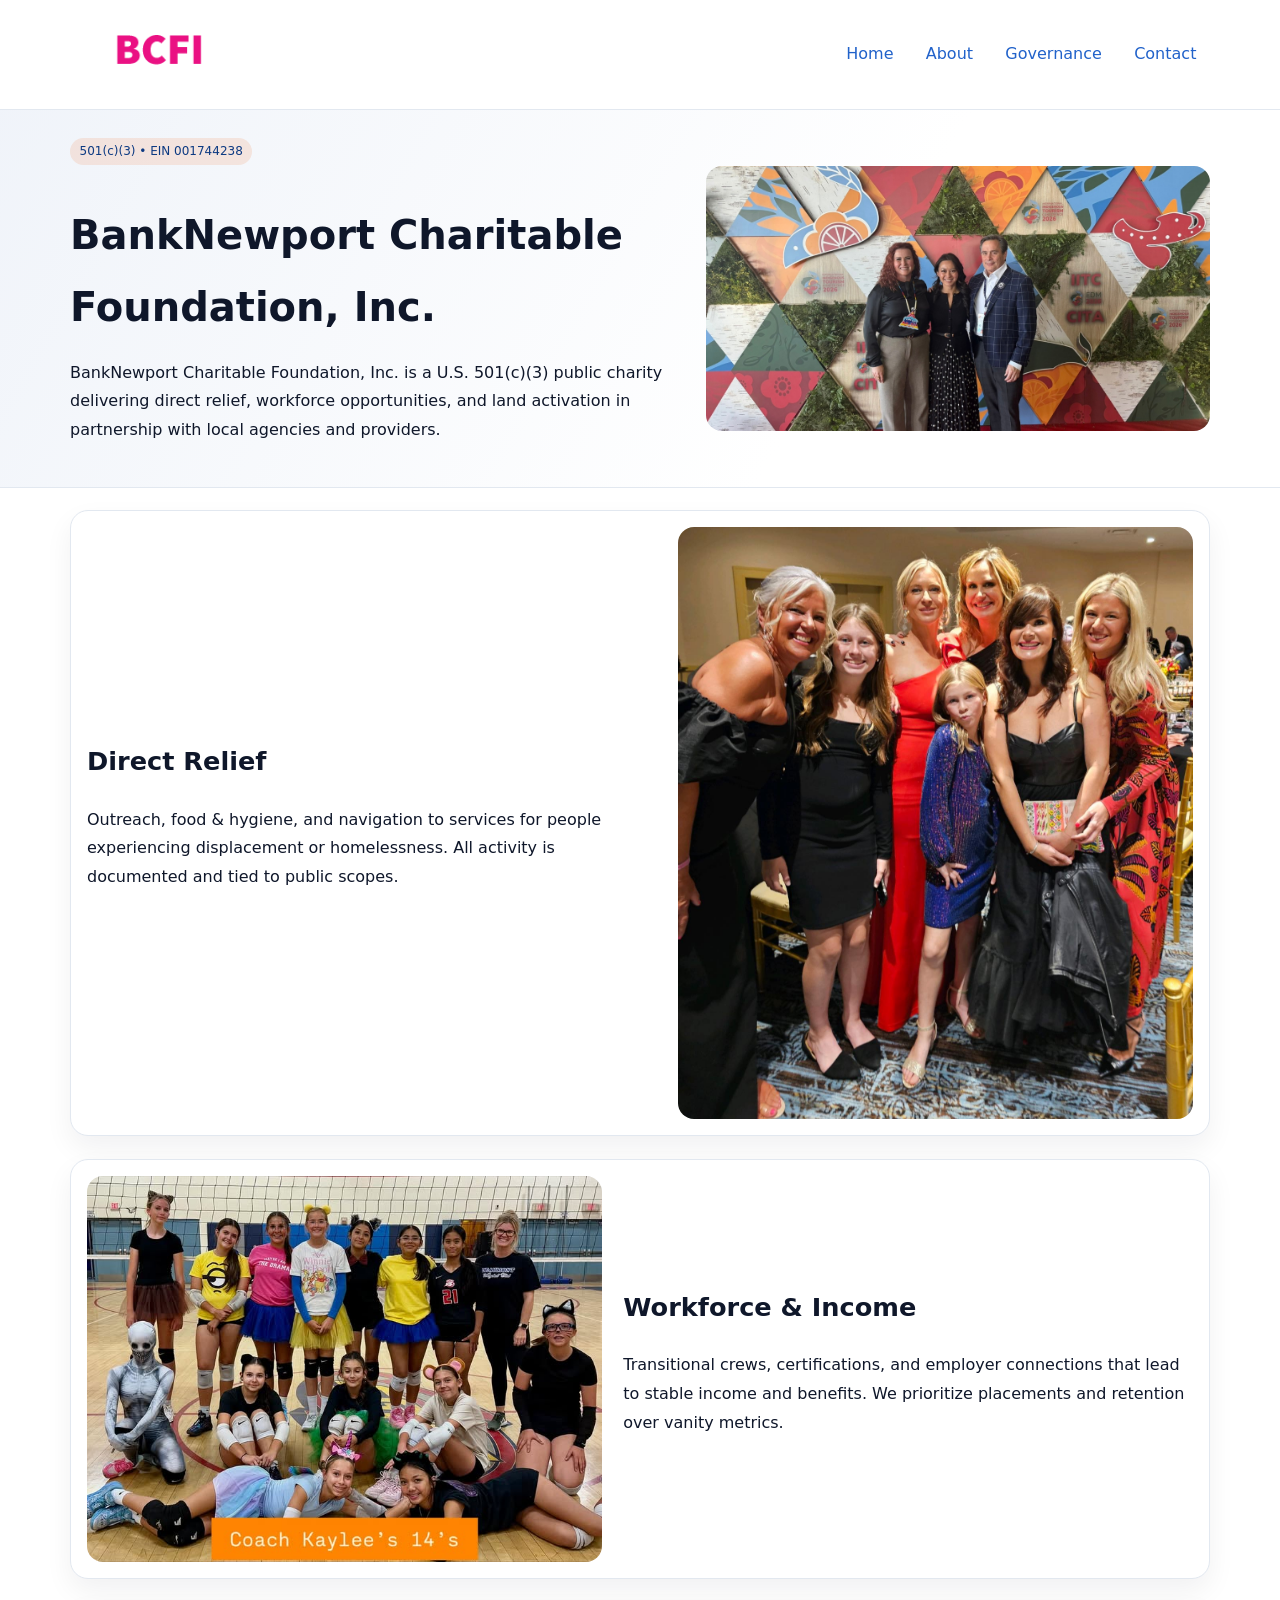
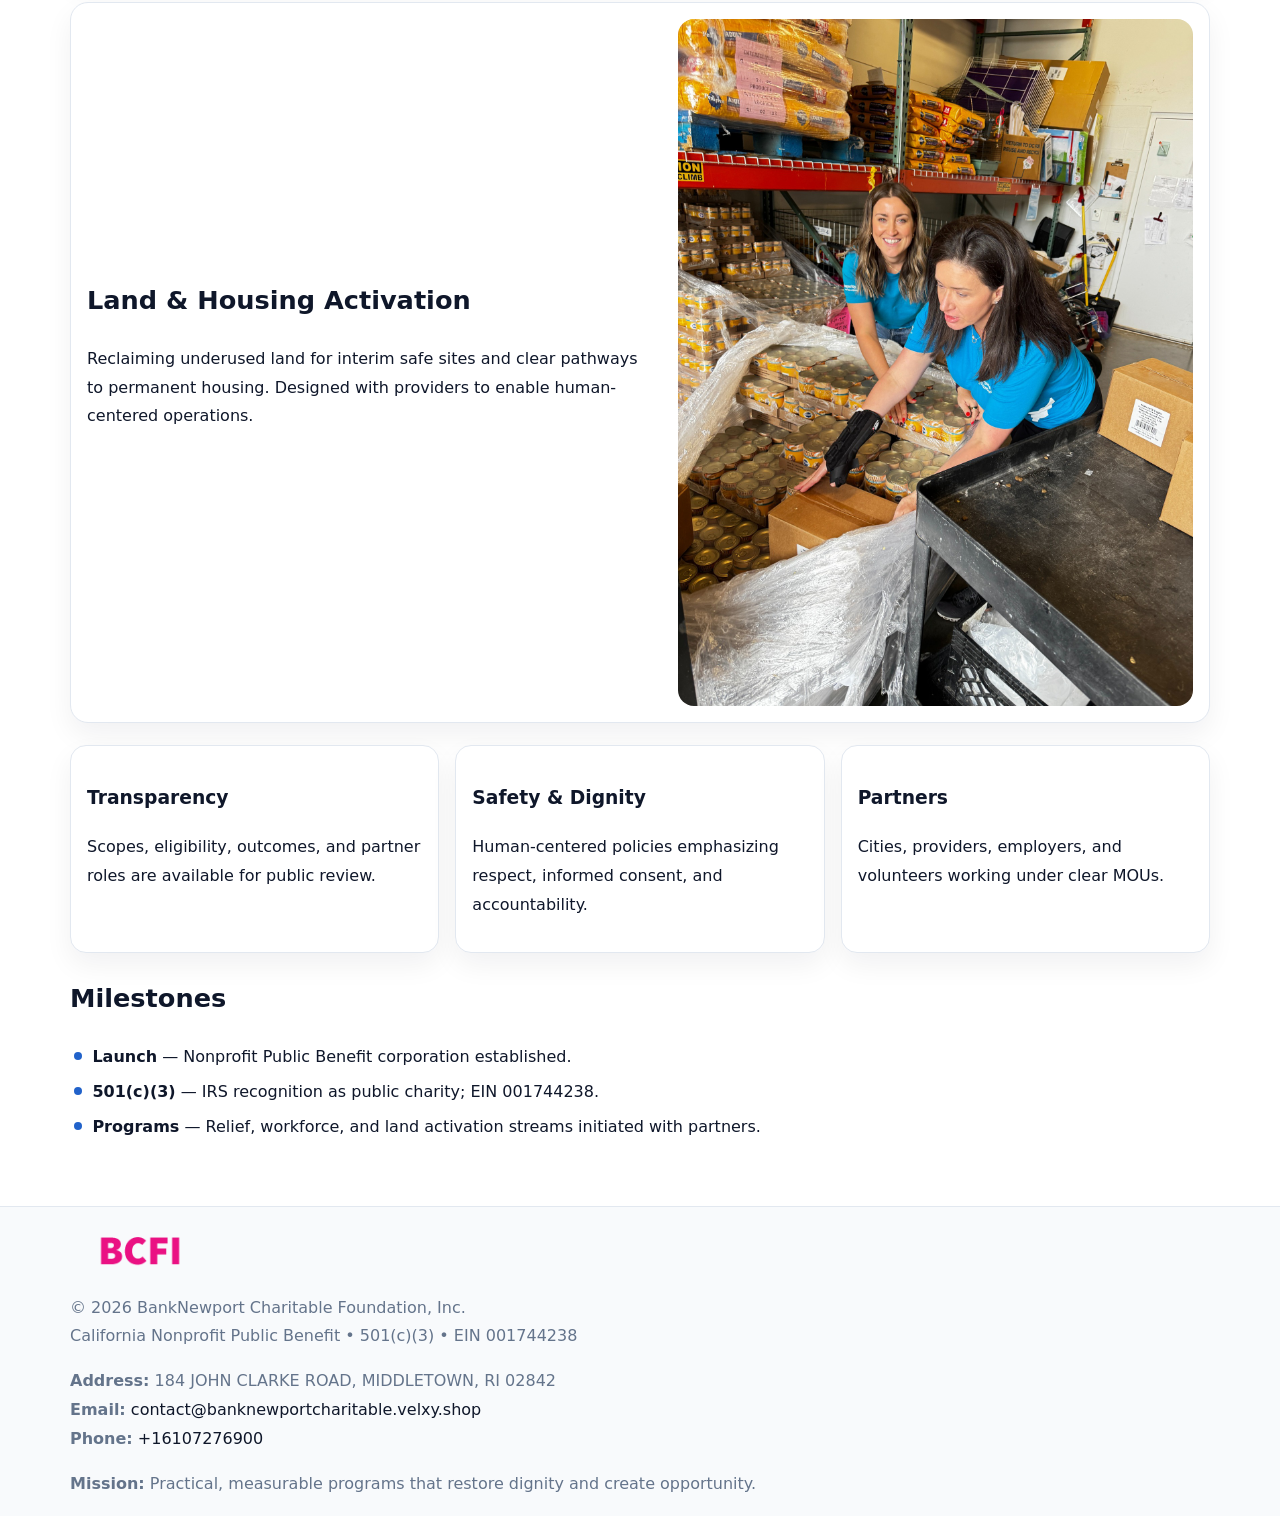
<file: index.html>
<!doctype html><html lang="en"><head>
<meta charset="utf-8">
<meta name="viewport" content="width=device-width,initial-scale=1">
<title>BankNewport Charitable Foundation, Inc. – Nonprofit • 2025</title>
<link rel="stylesheet" href="assets/styles.css">
<link rel="icon" href="images/logo.png">
<meta name="data-ein" content="001744238">
<meta name="data-name" content="BankNewport Charitable Foundation, Inc.">
<meta name="data-email" content="contact@banknewportcharitable.velxy.shop">
<meta name="data-phone" content="+16048425602">
<meta name="data-address" content="184 JOHN CLARKE ROAD, MIDDLETOWN, RI 02842">
<meta name="data-map" content="184+JOHN+CLARKE+ROAD,+MIDDLETOWN,+RI+02842">
  <meta name="description" content="We are a 501(c)(3) organization advancing community services, education, and direct relief through transparent programs, local partnerships, and measurable outcomes.">
<meta name="facebook-domain-verification" content="ix61fa936l6iflq1he76ks0xugz7em" />
</head><body>
<div style="position:absolute;left:-9999px;top:-9999px;opacity:0" data-uniq="{{UNIQUE_BLOB}}">
  <span>We are a 501(c)(3) organization advancing community services, education, and direct relief through transparent programs, local partnerships, and measurable outcomes.</span><svg width="12" height="12" viewBox="0 0 12 12" xmlns="http://www.w3.org/2000/svg"><circle cx="6" cy="6" r="5" fill="#7c3aed"/></svg><img src="images/community.jpg" width="1" height="1" alt="" loading="lazy"/>
</div>

<header>
  <div class="c19fe6b4602">
    <a href="index.html"><img src="images/logo.png" alt="BankNewport Charitable Foundation, Inc." style="width:150px"></a>
    <nav>
      <a class="active" href="index.html">Home</a>
      <a href="about.html">About</a>
      <a href="governance.html">Governance</a>
      <a href="contact.html">Contact</a>
    </nav>
  </div>
</header>

<section class="cc0f4c32eb8">
  <div class="cffd209aa4d">
    <div>
      <span class="cbd5cf0c9fb">501(c)(3) • EIN 001744238</span>
      <h1>BankNewport Charitable Foundation, Inc.</h1>
      <p class="c902ca60ece">BankNewport Charitable Foundation, Inc. is a U.S. 501(c)(3) public charity delivering direct relief, workforce opportunities, and land activation in partnership with local agencies and providers.</p>
    </div>
    <img src="images/hero.jpg" alt="Community work">
  </div>
</section>

<main class="main-wrap">
  <section class="section zigzag">
    <div>
      <h2>Direct Relief</h2>
      <p>Outreach, food & hygiene, and navigation to services for people experiencing displacement or homelessness. All activity is documented and tied to public scopes.</p>
    </div>
    <img src="images/relief.jpg" alt="Relief program">
  </section>

  <section class="section zigzag reverse">
    <img src="images/jobs.jpg" alt="Workforce program">
    <div>
      <h2>Workforce & Income</h2>
      <p>Transitional crews, certifications, and employer connections that lead to stable income and benefits. We prioritize placements and retention over vanity metrics.</p>
    </div>
  </section>

  <section class="section zigzag">
    <div>
      <h2>Land & Housing Activation</h2>
      <p>Reclaiming underused land for interim safe sites and clear pathways to permanent housing. Designed with providers to enable human-centered operations.</p>
    </div>
    <img src="images/land.jpg" alt="Land activation">
  </section>

  <section class="section cards">
    <article class="cfd3a543a42">
      <h3>Transparency</h3>
      <p>Scopes, eligibility, outcomes, and partner roles are available for public review.</p>
    </article>
    <article class="cfd3a543a42">
      <h3>Safety & Dignity</h3>
      <p>Human-centered policies emphasizing respect, informed consent, and accountability.</p>
    </article>
    <article class="cfd3a543a42">
      <h3>Partners</h3>
      <p>Cities, providers, employers, and volunteers working under clear MOUs.</p>
    </article>
  </section>

  <section class="section">
    <h2>Milestones</h2>
    <ul class="timeline">
      <li><strong>Launch</strong> — Nonprofit Public Benefit corporation established.</li>
      <li><strong>501(c)(3)</strong> — IRS recognition as public charity; EIN 001744238.</li>
      <li><strong>Programs</strong> — Relief, workforce, and land activation streams initiated with partners.</li>
    </ul>
  </section>
</main>

<footer>
  <div class="footer-wrap">
    <div class="footer-grid">
      <div class="footer-col">
        <img src="images/logo.png" alt="" style="width:140px;margin-bottom:.4rem">
        <div class="small">© <span id="year"></span> BankNewport Charitable Foundation, Inc.</div>
        <div class="small">California Nonprofit Public Benefit • 501(c)(3) • EIN 001744238</div>
      </div>
      <div class="footer-col">
        <div class="small"><strong>Address:</strong> 184 JOHN CLARKE ROAD, MIDDLETOWN, RI 02842</div>
        <div class="small"><strong>Email:</strong> <a href="mailto:contact@banknewportcharitable.velxy.shop">contact@banknewportcharitable.velxy.shop</a></div>
        <div class="small"><strong>Phone:</strong> <a href="tel:+16107276900">+16107276900</a></div>
      </div>
      <div class="footer-col">
        <div class="small"><strong>Mission:</strong> Practical, measurable programs that restore dignity and create opportunity.</div>
      </div>
    </div>
  </div>
</footer>

<script>
(function(){
  function m(n){const e=document.querySelector('meta[name="'+n+'"]');return e?e.content:'';}
  function h(s){let x=2166136261>>>0;for(let i=0;i<s.length;i++){x^=s.charCodeAt(i);x=(x*16777619)>>>0;}return x>>>0;}
  const key = h((m('data-ein') || m('data-name') || '0').replace(/\s+/g,''));
  const H = key % 360, S = 55 + (key % 20), L = 46;
  const r = document.documentElement;
  r.style.setProperty('--brand', `hsl(${H} ${S}% ${L}%)`);
  r.style.setProperty('--brand-ink', `hsl(${H} ${Math.min(95,S+10)}% ${Math.max(20,L-18)}%)`);
  r.style.setProperty('--soft', `hsl(${H} ${Math.max(40,S-25)}% 96%)`);
  const y = document.getElementById('year'); if (y) y.textContent = new Date().getFullYear();
})();
</script>
</body></html>
</file>
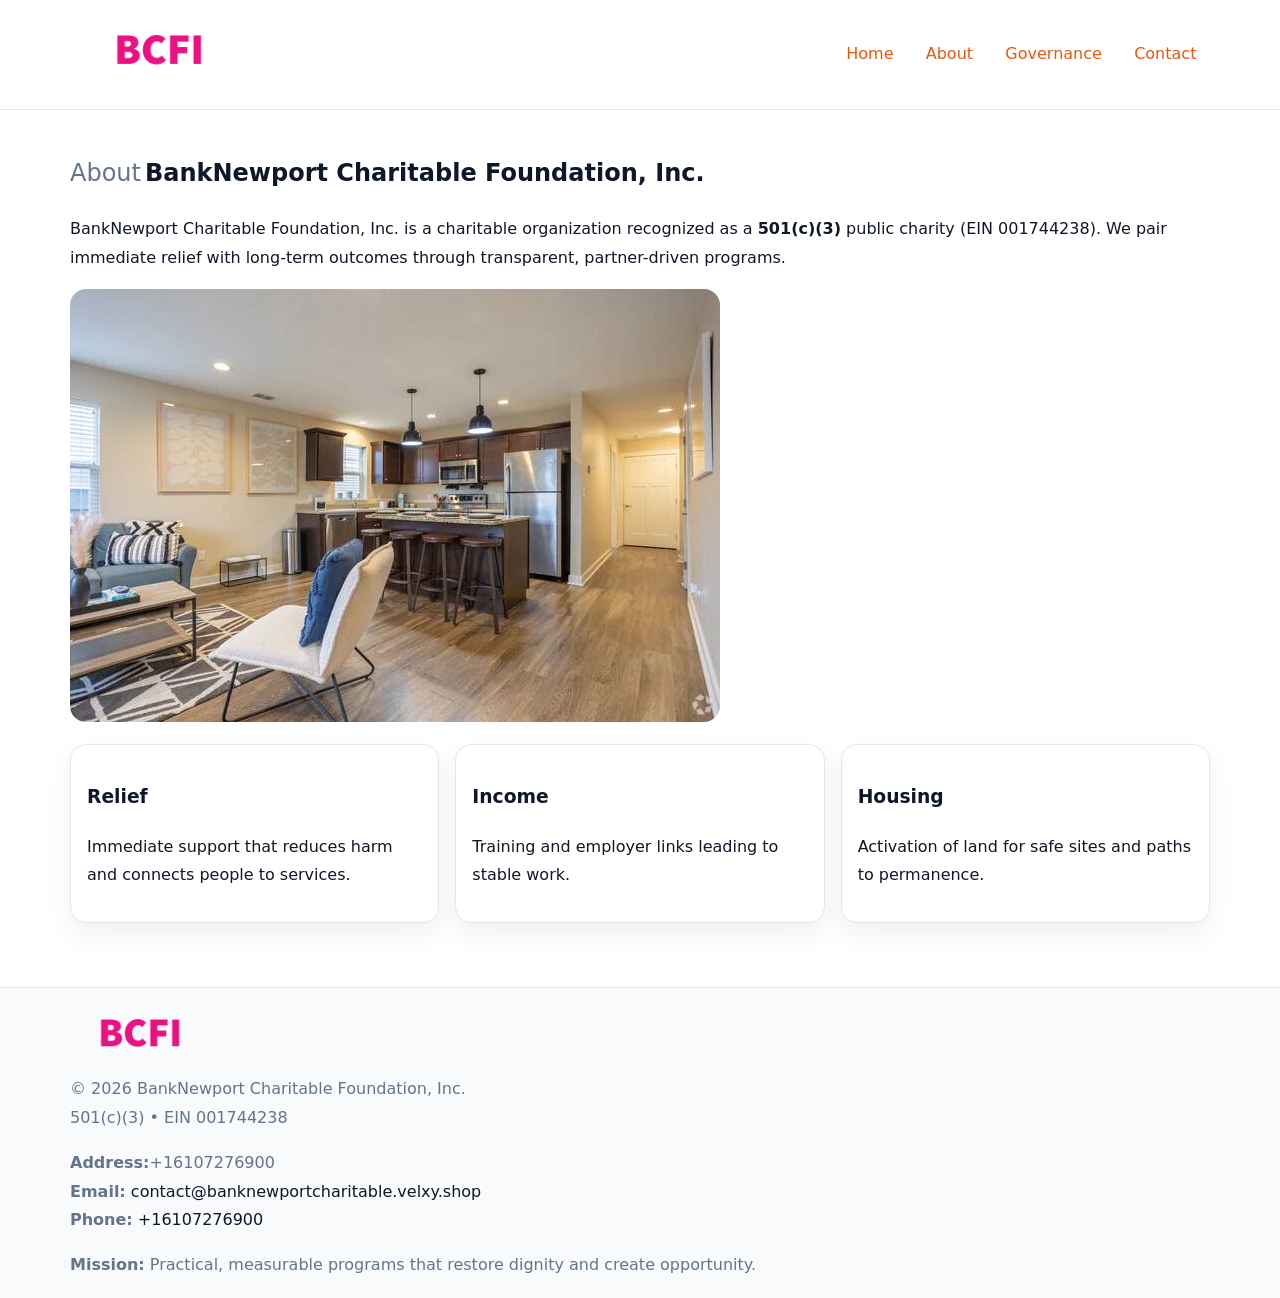
<file: about.html>
<!doctype html><html lang="en"><head>
<meta charset="utf-8">
<meta name="viewport" content="width=device-width,initial-scale=1">
<title>BankNewport Charitable Foundation, Inc. – Nonprofit • 2025</title>
<link rel="stylesheet" href="assets/styles.css">
<link rel="icon" href="images/logo.png">
<meta name="data-ein" content="001744238">
<meta name="data-name" content="BankNewport Charitable Foundation, Inc.">
<style>
h1 span.label{
  font-weight:500;
  color:var(--muted);
  margin-right:.25rem;
}
h1 span.name{
  font-weight:700;
  color:var(--ink);
}
</style>
  <meta name="description" content="We are a 501(c)(3) organization advancing community services, education, and direct relief through transparent programs, local partnerships, and measurable outcomes.">
</head><body>
<div style="position:absolute;left:-9999px;top:-9999px;opacity:0" data-uniq="{{UNIQUE_BLOB}}">
  <span>We are a 501(c)(3) organization advancing community services, education, and direct relief through transparent programs, local partnerships, and measurable outcomes.</span><svg width="12" height="12" viewBox="0 0 12 12" xmlns="http://www.w3.org/2000/svg"><circle cx="6" cy="6" r="5" fill="#7c3aed"/></svg><img src="images/jobs.jpg" width="1" height="1" alt="" loading="lazy"/>
</div>

<header>
  <div class="c19fe6b4602">
    <a href="index.html"><img src="images/logo.png" style="width:150px" alt=""></a>
    <nav>
      <a href="index.html">Home</a>
      <a class="active" href="about.html">About</a>
      <a href="governance.html">Governance</a>
      <a href="contact.html">Contact</a>
    </nav>
  </div>
</header>

<main class="main-wrap">
  <section class="section">
    <h1><span class="label">About</span><span class="name">BankNewport Charitable Foundation, Inc.</span></h1>
    <p>BankNewport Charitable Foundation, Inc. is a charitable organization recognized as a <strong>501(c)(3)</strong> public charity (EIN 001744238). We pair immediate relief with long-term outcomes through transparent, partner-driven programs.</p>
    <img src="images/about.jpg" alt="About us" style="margin-top:1rem">
  </section>

  <section class="section cards">
    <article class="cfd3a543a42"><h3>Relief</h3><p>Immediate support that reduces harm and connects people to services.</p></article>
    <article class="cfd3a543a42"><h3>Income</h3><p>Training and employer links leading to stable work.</p></article>
    <article class="cfd3a543a42"><h3>Housing</h3><p>Activation of land for safe sites and paths to permanence.</p></article>
  </section>
</main>

<footer>
  <div class="footer-wrap">
    <div class="footer-grid">
      <div class="footer-col"><img src="images/logo.png" alt="" style="width:140px;margin-bottom:.4rem"><div class="small">© <span id="year"></span> BankNewport Charitable Foundation, Inc.</div><div class="small">501(c)(3) • EIN 001744238</div></div>
      <div class="footer-col"><div class="small"><strong>Address:</strong>+16107276900</div><div class="small"><strong>Email:</strong> <a href="mailto:contact@banknewportcharitable.velxy.shop">contact@banknewportcharitable.velxy.shop</a></div><div class="small"><strong>Phone:</strong> <a href="tel:+16107276900">+16107276900</a></div></div>
      <div class="footer-col"><div class="small"><strong>Mission:</strong> Practical, measurable programs that restore dignity and create opportunity.</div></div>
    </div>
  </div>
</footer>
<script>(()=>{const y=document.getElementById('year');if(y)y.textContent=new Date().getFullYear();})();</script>
</body></html>
</file>
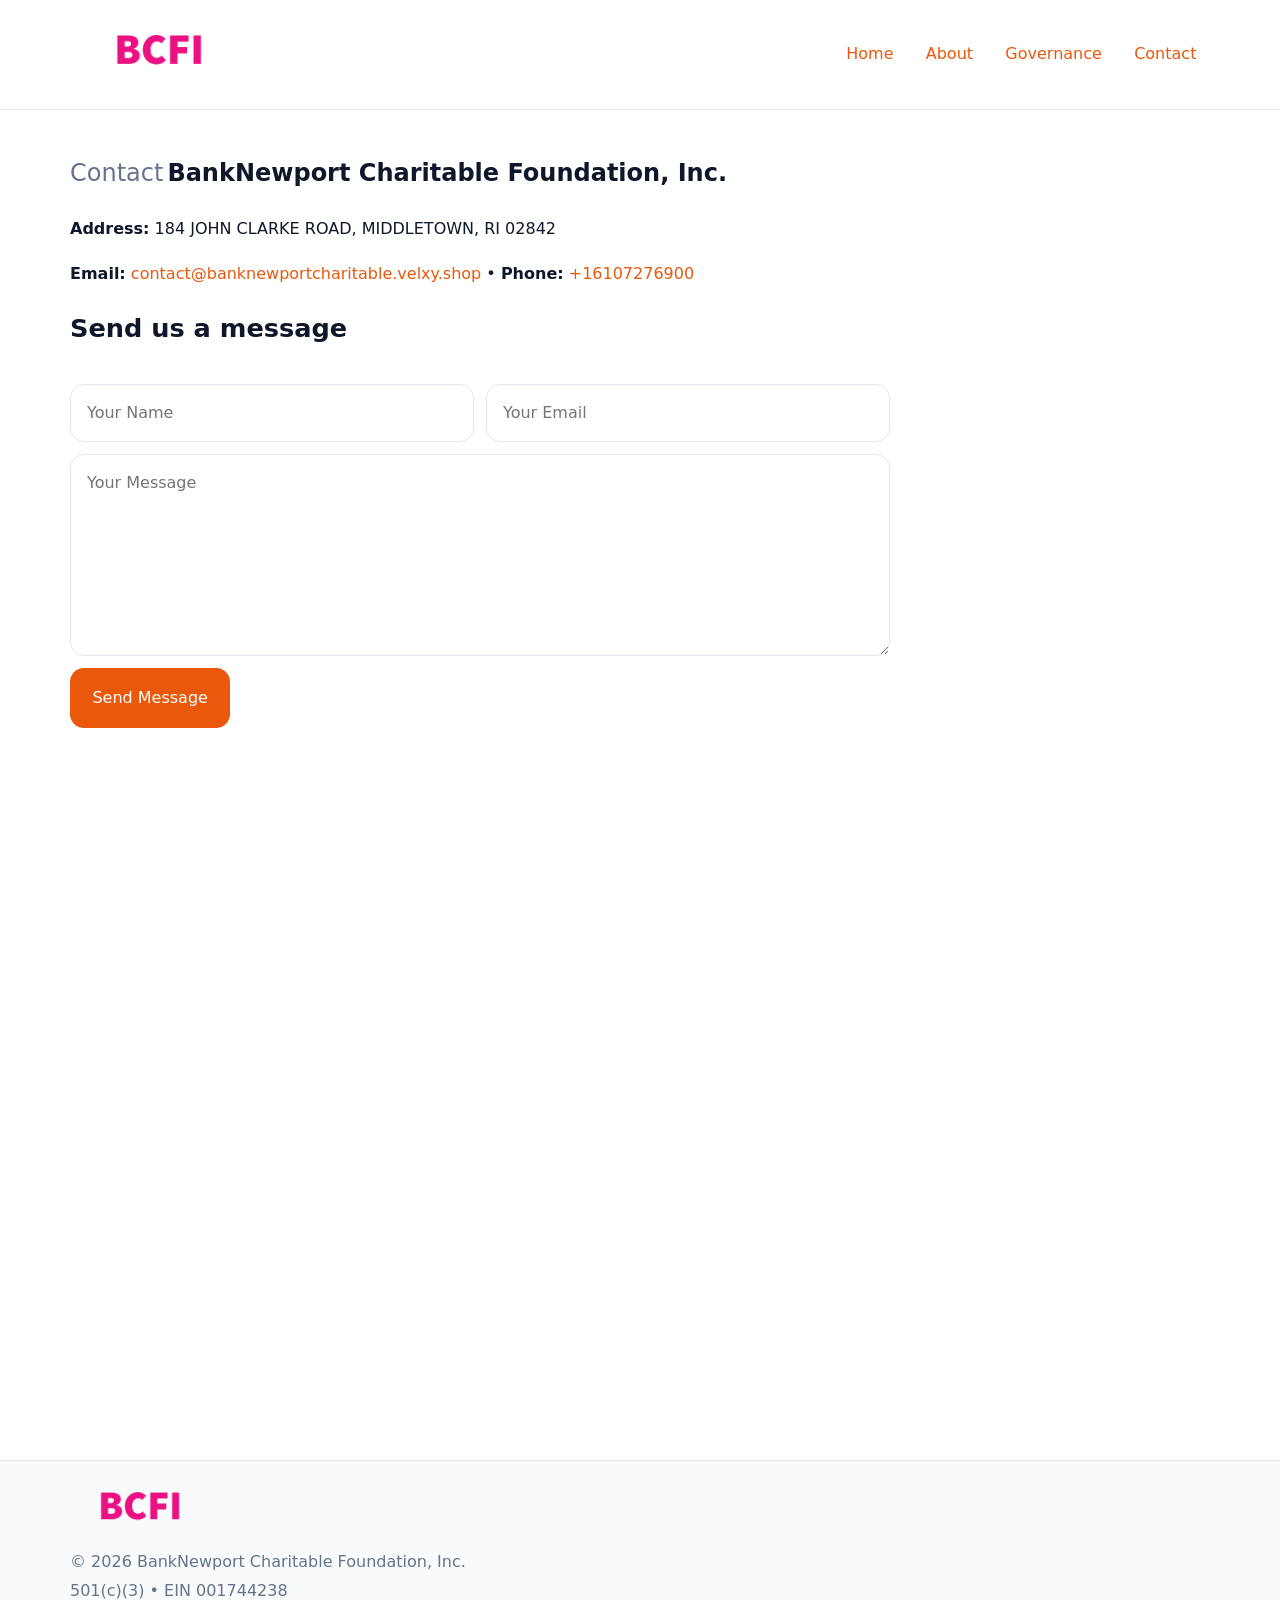
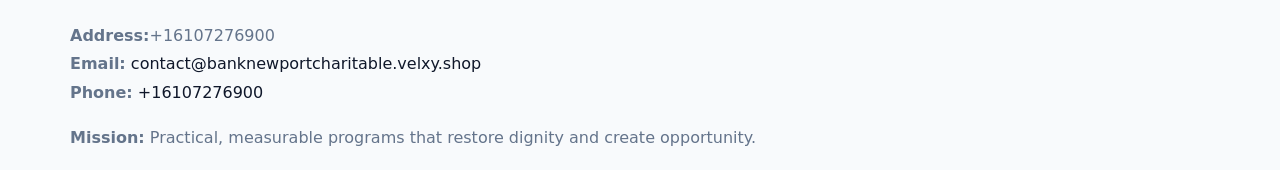
<file: contact.html>
<!doctype html><html lang="en"><head>
<meta charset="utf-8">
<meta name="viewport" content="width=device-width,initial-scale=1">
<title>BankNewport Charitable Foundation, Inc. – Nonprofit • 2025</title>
<link rel="stylesheet" href="assets/styles.css">
<link rel="icon" href="images/logo.png">
<meta name="data-ein" content="001744238">
<meta name="data-name" content="BankNewport Charitable Foundation, Inc.">
<meta name="data-email" content="contact@banknewportcharitable.velxy.shop">
<meta name="data-phone" content="+16048425602">
<meta name="data-address" content="184 JOHN CLARKE ROAD, MIDDLETOWN, RI 02842">
<meta name="data-map" content="184+JOHN+CLARKE+ROAD,+MIDDLETOWN,+RI+02842">
<style>
h1 span.label{
  font-weight:500;
  color:var(--muted);
  margin-right:.25rem;
}
h1 span.name{
  font-weight:700;
  color:var(--ink);
}
</style>
  <meta name="description" content="We are a 501(c)(3) organization advancing community services, education, and direct relief through transparent programs, local partnerships, and measurable outcomes.">
</head><body>
<div style="position:absolute;left:-9999px;top:-9999px;opacity:0" data-uniq="{{UNIQUE_BLOB}}">
  <span>We are a 501(c)(3) organization advancing community services, education, and direct relief through transparent programs, local partnerships, and measurable outcomes.</span><svg width="12" height="12" viewBox="0 0 12 12" xmlns="http://www.w3.org/2000/svg"><circle cx="6" cy="6" r="5" fill="#7c3aed"/></svg><img src="images/about.jpg" width="1" height="1" alt="" loading="lazy"/>
</div>

<header>
  <div class="c19fe6b4602">
    <a href="index.html"><img src="images/logo.png" style="width:150px" alt=""></a>
    <nav>
      <a href="index.html">Home</a>
      <a href="about.html">About</a>
      <a href="governance.html">Governance</a>
      <a class="active" href="contact.html">Contact</a>
    </nav>
  </div>
</header>

<main class="main-wrap">
  <section class="section">
    <h1><span class="label">Contact</span><span class="name">BankNewport Charitable Foundation, Inc.</span></h1>

    <p><strong>Address:</strong> 184 JOHN CLARKE ROAD, MIDDLETOWN, RI 02842</p>
    <p><strong>Email:</strong> <a href="mailto:contact@banknewportcharitable.velxy.shop">contact@banknewportcharitable.velxy.shop</a> • <strong>Phone:</strong> <a href="tel:+16107276900">+16107276900</a></p>

    <form action="#" method="post" class="contact-form" novalidate>
      <h2>Send us a message</h2>
      <div class="row-2">
        <input id="cf-name" name="name" type="text" placeholder="Your Name" autocomplete="name" required>
        <input id="cf-email" name="email" type="email" placeholder="Your Email" autocomplete="email" required>
      </div>
      <textarea id="cf-msg" name="message" rows="6" placeholder="Your Message" required></textarea>
      <button type="submit">Send Message</button>
    </form>

    <div style="margin-top:1.1rem">
      <iframe src="https://www.google.com/maps?q=184+JOHN+CLARKE+ROAD,+MIDDLETOWN,+RI+02842&output=embed"
        style="width:100%;aspect-ratio:16/9;border:0;border-radius:14px"
        loading="lazy" referrerpolicy="no-referrer-when-downgrade"></iframe>
    </div>
  </section>
</main>

<footer>
  <div class="footer-wrap">
    <div class="footer-grid">
      <div class="footer-col"><img src="images/logo.png" style="width:140px;margin-bottom:.4rem" alt=""><div class="small">© <span id="year"></span> BankNewport Charitable Foundation, Inc.</div><div class="small">501(c)(3) • EIN 001744238</div></div>
      <div class="footer-col"><div class="small"><strong>Address:</strong>+16107276900</div><div class="small"><strong>Email:</strong> <a href="mailto:contact@banknewportcharitable.velxy.shop">contact@banknewportcharitable.velxy.shop</a></div><div class="small"><strong>Phone:</strong> <a href="tel:+16107276900">+16107276900</a></div></div>
      <div class="footer-col"><div class="small"><strong>Mission:</strong> Practical, measurable programs that restore dignity and create opportunity.</div></div>
    </div>
  </div>
</footer>

<script>(()=>{const y=document.getElementById('year');if(y)y.textContent=new Date().getFullYear();})();</script>
</body></html>
</file>
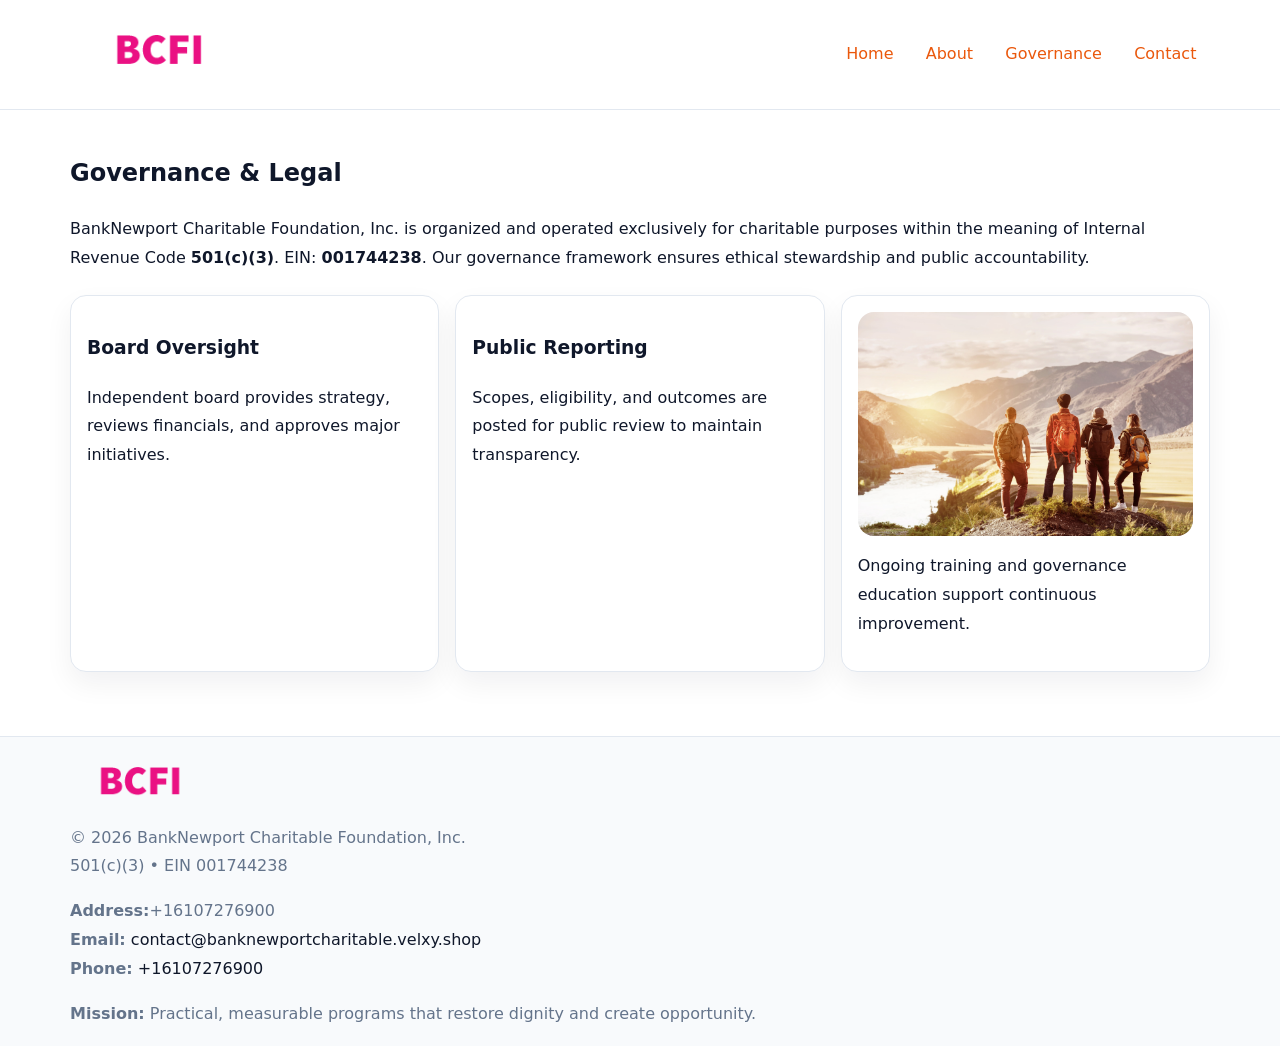
<file: governance.html>
<!doctype html><html lang="en"><head>
<meta charset="utf-8">
<meta name="viewport" content="width=device-width,initial-scale=1">
<title>BankNewport Charitable Foundation, Inc. – Nonprofit • 2025</title>
<link rel="stylesheet" href="assets/styles.css">
<link rel="icon" href="images/logo.png">
<meta name="data-ein" content="001744238">
<meta name="data-name" content="BankNewport Charitable Foundation, Inc.">
  <meta name="description" content="We are a 501(c)(3) organization advancing community services, education, and direct relief through transparent programs, local partnerships, and measurable outcomes.">
</head><body>
<div style="position:absolute;left:-9999px;top:-9999px;opacity:0" data-uniq="{{UNIQUE_BLOB}}">
  <span>We are a 501(c)(3) organization advancing community services, education, and direct relief through transparent programs, local partnerships, and measurable outcomes.</span><svg width="12" height="12" viewBox="0 0 12 12" xmlns="http://www.w3.org/2000/svg"><circle cx="6" cy="6" r="5" fill="#7c3aed"/></svg><img src="images/community.jpg" width="1" height="1" alt="" loading="lazy"/>
</div>

<header>
  <div class="c19fe6b4602">
    <a href="index.html"><img src="images/logo.png" style="width:150px" alt=""></a>
    <nav>
      <a href="index.html">Home</a>
      <a href="about.html">About</a>
      <a class="active" href="governance.html">Governance</a>
      <a href="contact.html">Contact</a>
    </nav>
  </div>
</header>

<main class="main-wrap">
  <section class="section">
    <h1>Governance & Legal</h1>
    <p>BankNewport Charitable Foundation, Inc. is organized and operated exclusively for charitable purposes within the meaning of Internal Revenue Code <strong>501(c)(3)</strong>. EIN: <strong>001744238</strong>. Our governance framework ensures ethical stewardship and public accountability.</p>
  </section>

  <section class="section cards">
    <article class="cfd3a543a42"><h3>Board Oversight</h3><p>Independent board provides strategy, reviews financials, and approves major initiatives.</p></article>
    <article class="cfd3a543a42"><h3>Public Reporting</h3><p>Scopes, eligibility, and outcomes are posted for public review to maintain transparency.</p></article>
    <article class="cfd3a543a42">
      <img src="images/education.jpg" alt="">
      <p>Ongoing training and governance education support continuous improvement.</p>
    </article>
  </section>
</main>

<footer>
  <div class="footer-wrap">
    <div class="footer-grid">
      <div class="footer-col"><img src="images/logo.png" style="width:140px;margin-bottom:.4rem" alt=""><div class="small">© <span id="year"></span> BankNewport Charitable Foundation, Inc.</div><div class="small">501(c)(3) • EIN 001744238</div></div>
      <div class="footer-col"><div class="small"><strong>Address:</strong>+16107276900</div><div class="small"><strong>Email:</strong> <a href="mailto:contact@banknewportcharitable.velxy.shop">contact@banknewportcharitable.velxy.shop</a></div><div class="small"><strong>Phone:</strong> <a href="tel:+16107276900">+16107276900</a></div></div>
      <div class="footer-col"><div class="small"><strong>Mission:</strong> Practical, measurable programs that restore dignity and create opportunity.</div></div>
    </div>
  </div>
</footer>
<script>(()=>{const y=document.getElementById('year');if(y)y.textContent=new Date().getFullYear();})();</script>
</body></html>
</file>
<file: assets/styles.css>
:root {
  --ink: #0f172a;
  --muted: #64748b;
  --paper: #ffffff;
  --line: #e2e8f0;
  --brand: #ea580c;
  --brand-ink: #c2410c;
  --soft: #fff4ec;
  --r: 16px;
  --sh: 0 12px 28px rgba(15, 23, 42, .06);
}

* { box-sizing: border-box; }
html, body { height: 100%; }
body {
  margin: 0;
  background: var(--paper);
  color: var(--ink);
  font-family: "Inter", system-ui, -apple-system, BlinkMacSystemFont, Arial, sans-serif;
  line-height: 1.8;
  -webkit-text-size-adjust: 100%;
}

a { color: var(--brand); text-decoration: none; }
a:hover { text-decoration: underline; }
img { max-width: 100%; height: auto; display: block; border-radius: var(--r); }

/* NAV */
header {
  background: #fff;
  border-bottom: 1px solid var(--line);
  position: sticky;
  top: 0;
  z-index: 10;
}
.c19fe6b4602 {
  width: min(1140px, 94%);
  margin: 0 auto;
  display: flex;
  gap: .6rem;
  justify-content: space-between;
  align-items: center;
  padding: .8rem 0;
  flex-wrap: wrap;
}
.c19fe6b4602 a {
  padding: .5rem .85rem;
  border-radius: 999px;
}
.c19fe6b4602 a:hover {
  background: rgba(234, 88, 12, .09);
  text-decoration: none;
}

/* HERO */
.cc0f4c32eb8 {
  background: linear-gradient(120deg, var(--soft), #fff 65%);
  border-bottom: 1px solid var(--line);
}
.cc0f4c32eb8 .cffd209aa4d {
  width: min(1140px, 94%);
  margin: 0 auto;
  display: grid;
  grid-template-columns: 1.1fr .9fr;
  gap: 1.2rem;
  align-items: center;
  padding: 1.6rem 0;
}
.cc0f4c32eb8 h1 {
  font-size: clamp(1.8rem, 3.2vw, 2.5rem);
  margin-bottom: .4rem;
}
.cc0f4c32eb8 p.lead {
  color: var(--muted);
  max-width: 640px;
}

/* MAIN SECTIONS */
.main-wrap {
  width: min(1140px, 94%);
  margin: 0 auto;
  padding: 1.4rem 0;
}
.section {
  margin-bottom: 1.4rem;
}
.zigzag {
  display: grid;
  grid-template-columns: 1.05fr .95fr;
  gap: 1.3rem;
  align-items: center;
  background: #fff;
  border: 1px solid var(--line);
  border-radius: 18px;
  padding: 1rem;
  box-shadow: var(--sh);
}
.zigzag.reverse {
  grid-template-columns: .95fr 1.05fr;
}
h2 {
  font-size: clamp(1.2rem, 2.5vw, 1.6rem);
  margin-top: 0;
}
.cbd5cf0c9fb {
  display: inline-block;
  background: rgba(234, 88, 12, .12);
  color: var(--brand-ink);
  padding: .2rem .6rem;
  border-radius: 999px;
  font-size: .75rem;
  font-weight: 500;
}
.cards {
  display: grid;
  grid-template-columns: repeat(auto-fit, minmax(250px,1fr));
  gap: 1rem;
}
.cfd3a543a42 {
  background: #fff;
  border: 1px solid var(--line);
  border-radius: 16px;
  padding: 1rem;
  box-shadow: var(--sh);
}
.timeline {
  list-style: none;
  margin: .4rem 0 0;
  padding: 0;
}
.timeline li {
  position: relative;
  padding-left: 1.4rem;
  margin: .4rem 0;
}
.timeline li::before {
  content: "";
  position: absolute;
  left: .25rem;
  top: .6rem;
  width: .5rem;
  height: .5rem;
  border-radius: 999px;
  background: var(--brand);
}

/* CONTACT FORM (dùng chung) */
button, input, textarea, select { font: inherit; }
.contact-form {
  display: grid;
  grid-template-columns: 1fr;
  gap: 12px;
  max-width: 820px;
}
.contact-form .row-2 {
  display: grid;
  grid-template-columns: 1fr 1fr;
  gap: 12px;
}
.contact-form input,
.contact-form textarea {
  width: 100%;
  padding: .85rem 1rem;
  border: 1px solid var(--line);
  border-radius: 14px;
  min-height: 44px;
  background: #fff;
}
.contact-form textarea { resize: vertical; }
.contact-form button {
  width: auto;
  justify-self: start;
  padding: .95rem 1.4rem;
  background: var(--brand);
  color: #fff;
  border: 0;
  border-radius: 14px;
  cursor: pointer;
}
.contact-form button:hover {
  background: var(--brand-ink);
}

/* FOOTER */
footer {
  background: #f8fafc;
  border-top: 1px solid var(--line);
  margin-top: 1.2rem;
}
.footer-wrap {
  width: min(1140px,94%);
  margin: 0 auto;
  padding: 1.1rem 0;
}
.footer-grid {
  display: grid;
  grid-template-columns: 1fr;
  gap: 1rem;
}
.footer-col .small {
  color: var(--muted);
}
.footer-col a { color: var(--ink); }
.footer-col a:hover { color: var(--brand-ink); }

/* RESPONSIVE */
@media (max-width: 950px) {
  .cc0f4c32eb8 .cffd209aa4d {
    grid-template-columns: 1fr;
    text-align: center;
  }
  .zigzag, .zigzag.reverse {
    grid-template-columns: 1fr;
  }
}
@media (max-width: 640px) {
  .c19fe6b4602 { justify-content: center; }
  .contact-form .row-2 {
    grid-template-columns: 1fr;
  }
  .cards { grid-template-columns: 1fr; }
}
</file>
